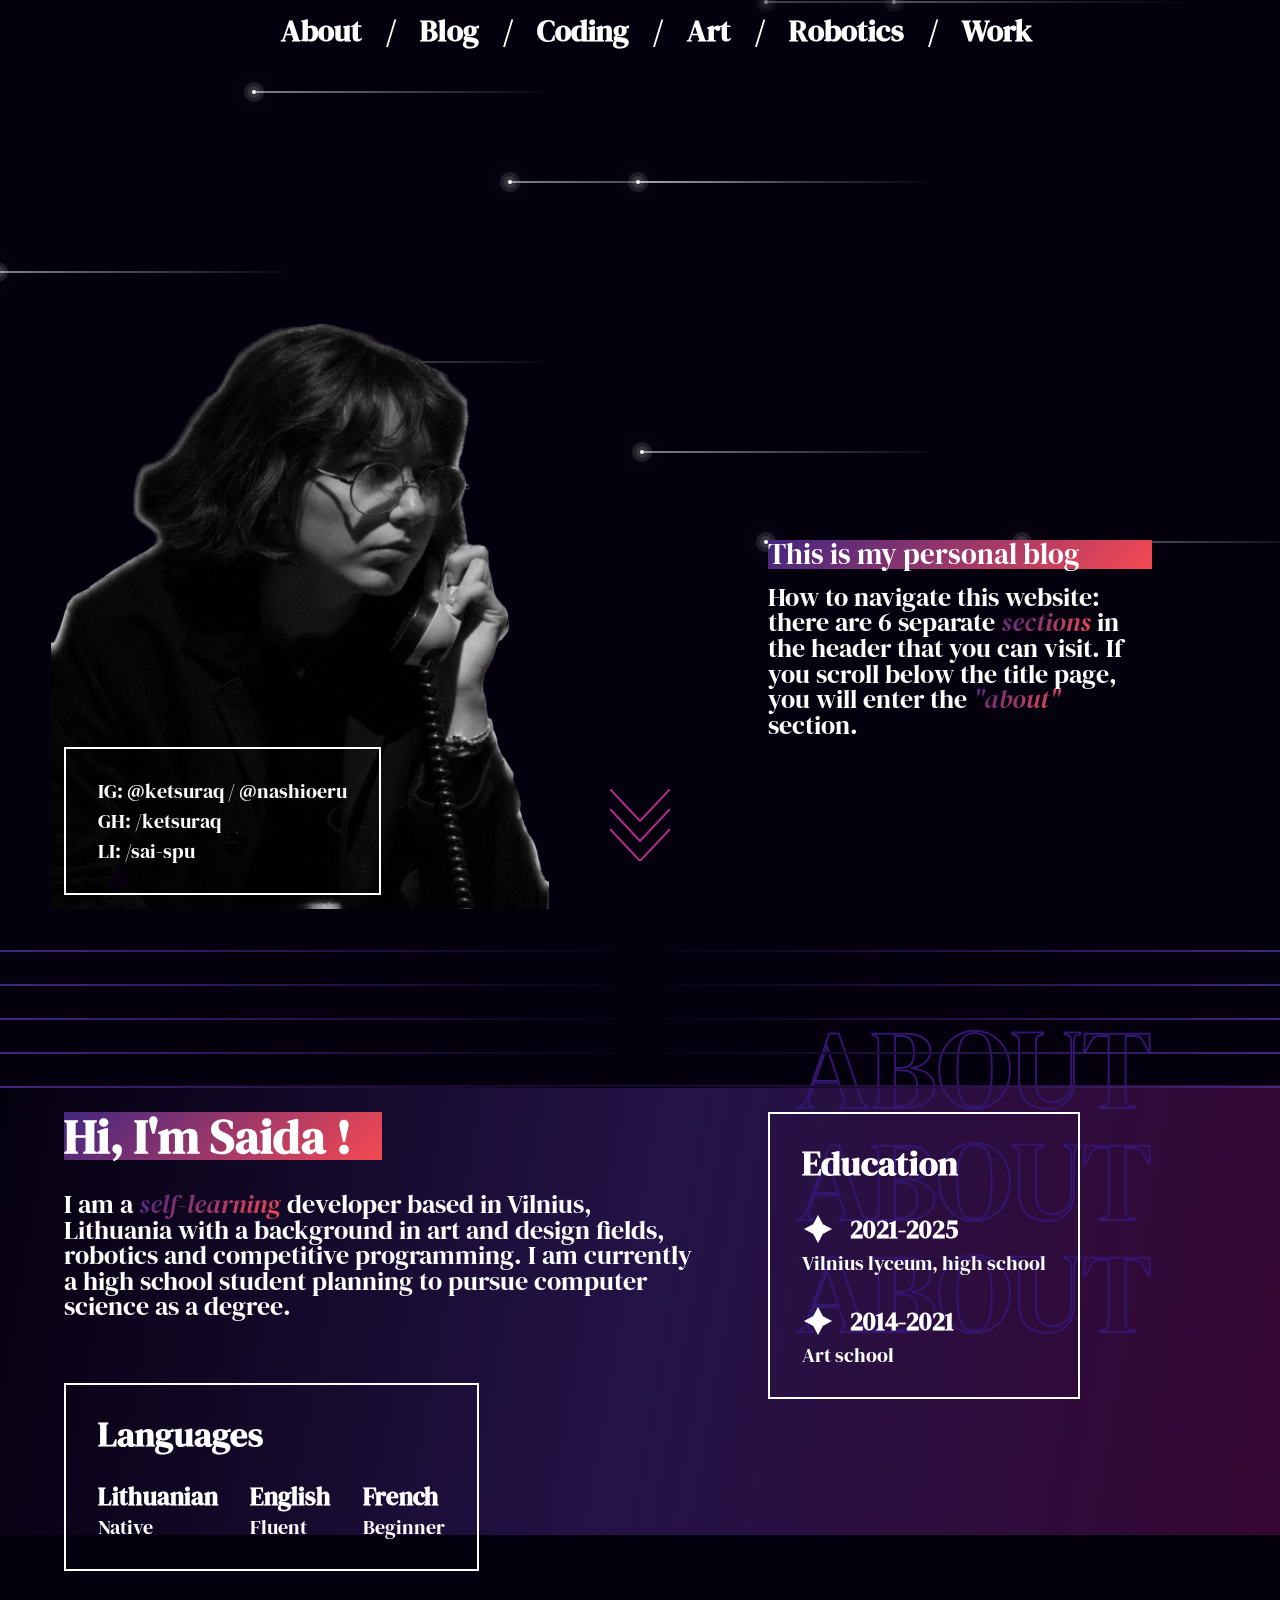
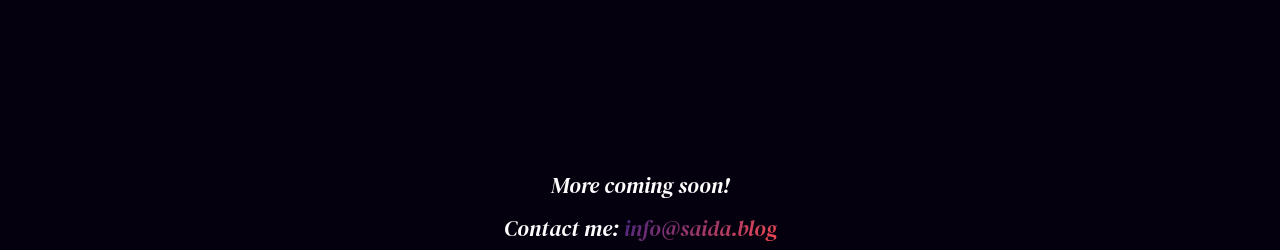
<file: index.html>
<!DOCTYPE html>
<html lang="en">
<head>
    <meta charset="UTF-8">
    <meta name="viewport" content="width=device-width, initial-scale=1.0">
    <title>👾  Saida's blog</title>
    <link rel="stylesheet" href="styles.css">
    <style>
        @import url('https://fonts.googleapis.com/css2?family=DM+Serif+Display:ital@0;1&family=Roboto:ital,wght@0,100;0,300;0,400;0,500;0,700;0,900;1,100;1,300;1,400;1,500;1,700;1,900&family=Source+Serif+4:ital,opsz,wght@0,8..60,200;0,8..60,300;0,8..60,400;0,8..60,500;0,8..60,600;0,8..60,700;0,8..60,800;0,8..60,900;1,8..60,200;1,8..60,300;1,8..60,400;1,8..60,500;1,8..60,600;1,8..60,700;1,8..60,800;1,8..60,900&display=swap');
    </style>
    <style>
        @import url('https://fonts.googleapis.com/css2?family=Inter:wght@100;200;300;400;500;600;700;800;900&display=swap');
    </style>
    <script src="script.js" defer></script>
</head>
<body>
    <section class="stars">
        <span class="star"></span>
        <span class="star"></span>
        <span class="star"></span>
        <span class="star"></span>
        <span class="star"></span>
        <span class="star"></span>
        <span class="star"></span>
        <span class="star"></span>
        <span class="star"></span>
        <span class="star"></span>
    </section>
    <section class="header-section">
        <div class="header">
            <div class="header-link about">
                About
                <div class="underline"></div>
            </div>
            /
            <div class="header-link blog">
                <a href="https://www.instagram.com/ketsuraq/">Blog</a>
                <div class="underline"></div>
            </div>
            /
            <div class="header-link coding">
                <a href="https://github.com/ketsuraq">Coding</a>
                <div class="underline"></div>
            </div>
            /
            <div class="header-link art">
                <a href="https://www.instagram.com/nashioeru/">Art</a>
                <div class="underline"></div>
            </div>
            /
            <div class="header-link robotics">
                <a href="https://robotics.licejus.lt">Robotics</a>
                <div class="underline"></div>
            </div>
            /
            <div class="header-link work">
                <a href="https://www.linkedin.com/in/sai-spu/">Work</a>
                <div class="underline"></div>
            </div>
        </div>
    </section>
    <section class="title-section">
        <div class="title-background title-text">ketsuraq</div>
        <div class="title-subtext">
            <div class="title-subtext-header">This is my personal blog</div>
                <div class="title-subtext-text">How to navigate this website: 
                there are 6 separate <span class="gradient">sections</span> in the header that you can visit.
                If you scroll below the title page, you will enter the <span class="gradient">"about"</span> section.
            </div>
        </div>
        <img class="title-image" src="images/saida.png" alt="a photo of me">
        <svg class="hero-arrows">
            <path class="arrow arrow-1" d="M0 0 L30 32 L60 0"></path>
            <path class="arrow arrow-2" d="M0 20 L30 52 L60 20"></path>
            <path class="arrow arrow-3" d="M0 40 L30 72 L60 40"></path>
        </svg>
        <div class="title-socials">
            <div class="social">IG: <a href="https://www.instagram.com/ketsuraq/">@ketsuraq</a> / <a href="https://www.instagram.com/nashioeru/">@nashioeru</a></div>
            <div class="social">GH: <a href="https://www.github.com/ketsuraq">/ketsuraq</a></div>
            <div class="social">LI: <a href="https://www.linkedin.com/in/sai-spu/">/sai-spu</a></div>        </div>
    </section>

    <section class="about-section">
        <div class="about-lines">
            <div class="about-line"></div>
            <div class="about-line"></div>
            <div class="about-line"></div>
            <div class="about-line"></div>
            <div class="about-line"></div>
        </div>
        <div class="about-background"></div>
        <div class="about-about">
            <div class="about-about-about about1">ABOUT</div>
            <div class="about-about-about about2">ABOUT</div>
            <div class="about-about-about about3">ABOUT</div>
        </div>
        <div class="about-title">
            <div class="about-title-header">Hi, I'm Saida !</div>
            <div class="about-title-subtext">I am a <span class="gradient">self-learning</span> developer based in Vilnius, Lithuania
                with a background in art and design fields, robotics and competitive programming. I am currently 
                a high school student planning to pursue computer science as a degree.
            </div>
        </div>

        <div class="about-languages-box">
            <div class="about-languages-title">Languages</div>
            <div class="about-languages">
                <div class="about-language">
                    <div class="about-language-header">Lithuanian</div>
                    <div class="about-language-subtext">Native</div>
                </div>
                <div class="about-language">
                    <div class="about-language-header">English</div>
                    <div class="about-language-subtext">Fluent</div>
                </div>
                <div class="about-language">
                    <div class="about-language-header">French</div>
                    <div class="about-language-subtext">Beginner</div>
                </div>
            </div>
        </div>

        <div class="about-education-box">
            <div class="about-education-title">Education</div>
            <div class="about-education">
                <div class="image-and-header">
                    <img src="images/sob.png" alt="" class="education-picture">
                    <div class="education-header">2021-2025</div>
                </div>
                <div class="education-subtext">Vilnius lyceum, high school</div>
            </div>
            <div class="about-education">
                <div class="image-and-header">
                    <img src="images/sob.png" alt="" class="education-picture">
                    <div class="education-header">2014-2021</div>
                </div>
                <div class="education-subtext">Art school</div>
            </div>
        </div>
    </section>
    <section class="overlay">
        <div class="overlay-title">Sorry!</div>
        <div class="overlay-sub">This website is not yet designed for mobile use. Please use a bigger device.</div>
        <div class="overlay-text">Thank you for understanding!</div>
    </section>

    <section class="footer">
        <div class="footer-text">More coming soon!</div>
        <div class="footer-text">Contact me: <span class="gradient"><a href="mailto:info@saida.blog">info@saida.blog</a></span></div>
    </section>
</body>
</html>
</file>
<file: styles.css>
:root {
    --darkest: #05000e;
    --light-purple: #422680;
    --medium-purple: #341671;
    --dark-purple: #280659;
    --light-red: #F54952;
    --medium-red: #AE2D88;
    --dark-red: #680f58;

    font-family: 'DM Serif Display', 'Source Serif 4', 'Roboto', sans-serif;
    color: white;

    --header-font-size: min(max(20px, 2.5vw), 30px);
    --gradient: linear-gradient(-45deg, var(--light-red), var(--light-purple));
}

.gradient {
    font-style: italic;
    background: var(--gradient);
    background-clip: text;
    color: transparent;
}

/* CSS RESET */

html, body, div, span, applet, object, iframe,
h1, h2, h3, h4, h5, h6, p, blockquote, pre,
a, abbr, acronym, address, big, cite, code,
del, dfn, em, img, ins, kbd, q, s, samp,
small, strike, strong, sub, sup, tt, var,
b, u, i, center,
dl, dt, dd, ol, ul, li,
fieldset, form, label, legend,
table, caption, tbody, tfoot, thead, tr, th, td,
article, aside, canvas, details, embed, 
figure, figcaption, footer, header, hgroup, 
menu, nav, output, ruby, section, summary,
time, mark, audio, video {
	margin: 0;
	padding: 0;
	border: 0;
	font-size: 100%;
	font: inherit;
	vertical-align: baseline;
}
article, aside, details, figcaption, figure, 
footer, header, hgroup, menu, nav, section {
	display: block;
}
body {
	line-height: 1;
}
ol, ul {
	list-style: none;
}
blockquote, q {
	quotes: none;
}
blockquote:before, blockquote:after,
q:before, q:after {
	content: '';
	content: none;
}
table {
	border-collapse: collapse;
	border-spacing: 0;
}


/* STARS */
.star {
    position: absolute;
    z-index: -100;
    box-sizing: border-box;
    width: 4px;
    height: 4px;
    background: white;
    top: 50%;
    left: 50%;
    border-radius: 50%;
    box-shadow: 0 0 0 4px rgba(255, 255, 255, 0.1), 0 0 0 8px rgba(255, 255, 255, 0.1), 0 0 20px rgba(255, 255, 255, 1);
    animation: stars 3s linear infinite;
}
.star::before {
    content: '';
    position: absolute;
    top: 50%;
    width: 300px;
    height: 1px;
    background: linear-gradient(90deg, white, transparent);
    transform: translateY(-50%);
}
@keyframes stars {
    0% {
        transform: rotate(215deg) translateX(0);
        opacity: 00;
    }
    70% {
        opacity: 1;
    }
    100% {
        transform: rotate(215deg) translateX(-1000px);
        opacity: 0;
    }
}
.star:nth-child(1) {
    top: 30%;
    right: 100%;
    left: initial;
    animation-delay: 0;
    animation-duration: 2s;
}
.star:nth-child(2) {
    top: 0;
    right: 40%;
    left: initial;
    animation-delay: -0.2;
    animation-duration: 3s;
}
.star:nth-child(3) {
    top: 20%;
    right: 50%;
    left: initial;
    animation-delay: 0.4s;
    animation-duration: 1.7s;
}
.star:nth-child(4) {
    top: 20%;
    right: 60%;
    left: initial;
    animation-delay: 2s;
    animation-duration: 2.6s;
}
.star:nth-child(5) {
    top: 60%;
    right: 20%;
    left: initial;
    animation-delay: 0.8s;
    animation-duration: 3.2s;
}
.star:nth-child(6) {
    top: 0%;
    right: 30%;
    left: initial;
    animation-delay: -0.8;
    animation-duration: 3.5s;
}
.star:nth-child(7) {
    top: 60%;
    right: 40%;
    left: initial;
    animation-delay: -0.2;
    animation-duration: 2.7s;
}
.star:nth-child(8) {
    top: 10%;
    right: 80%;
    left: initial;
    animation-delay: -0.6;
    animation-duration: 2s;
}
.star:nth-child(9) {
    top: 40%;
    right: 80%;
    left: initial;
    animation-delay: 0;
    animation-duration: 2.3s;
}
.stars {
    position: absolute;
    top: 0;
    left: 0;
    width: 100%;
    height: 100vh;
    overflow: hidden;
}

/* BASE */

body {
    background-color: var(--darkest);
    display: flex;
    flex-direction: column;
    position: relative;
}

/* HEADER */

.header {
    display: flex;
    width: 100vw;
    padding: 1rem;
    gap: 1.5rem;
    justify-content: center;
    font-size: var(--header-font-size);
    position: fixed;
    top: 0;
    font-weight: 600;
    z-index: 1000;
    background-color: rgb(5, 0, 14, 0.5);
}
/*
background: linear-gradient(-45deg, var(--light-red), var(--medium-red), var(--dark-red), var(--light-purple), var(--dark-red), var(--medium-red),  var(--light-red));
background-size: 200% auto;
-webkit-background-clip: border-box;
animation: gradientLoop 10s linear infinite;
@keyframes gradientLoop {
    to {
        background-position: -200% center;
    }
}
*/
.header-link > a {
    display: block;
    appearance: none;
    color: inherit;
    text-decoration: none;
    padding-bottom: 5px;
}
.header-link {
    position: relative;
    display: inline-block;
    transition: transform 0.3s ease;
    color: white;
}
.underline {
    position: absolute;
    bottom: 0;
    left: 50%;
    width: 100%;
    height: 3px;
    transform-origin: 50% 0;
    transform: translateX(-50%) scaleX(0);
    transition: transform 0.3s ease;
    background-color: white;
}
.header-link:hover .underline {
    transform: translateX(-50%) scaleX(1); 
    background: var(--gradient);
}
.header-link:hover {
    transform: scale(1.2);
    background: var(--gradient);
    background-clip: text;
    color: transparent;
}

/* TITLE */

.title-section {
    margin-top: 50px;
    width: 100%;
    display: flex;
    justify-content: center;
    height: 100vh;
    width: 100vw;;
}
.title-background {
    top: 15vh;
    animation: strobe 2s infinite alternate;
    font-size: 20vw;
    position: absolute;
    font-family: 'Inter';
    font-style: italic;
    text-align: center;
    color: transparent;
    z-index: -1;
    font-weight: 900;
}

@keyframes strobe {
    0% {
        -webkit-text-stroke: 3px var(--medium-red);
        outline-color: var(--light-red);
    }
    100% {
        -webkit-text-stroke: 3px var(--medium-purple);
        outline-color: var(--light-purple);
    }
}

.title-subtext {
    display: flex;
    gap: 1rem;
    flex-direction: column;
    width: max(30vw, 350px);
    position: absolute;
    right: 10%;
    top: 60vh;
}
.title-subtext-text {
    font-size: max(1.6rem, 1.8vw);
    color: white;
}
.title-subtext-header {
    font-size: max(1.8rem, 2.2vw);
    background: var(--gradient);
}
.title-image {
    position: absolute;
    left: 0;
    bottom: calc(100vh + 20px + 1.3em);
    width: min(50vw, 600px);
    max-height: 65vh;
    filter: grayscale(1);
    object-fit: contain;
    z-index: -1;
}
.hero-arrows {
    width: 60px;
    height: 72px;
    margin-top: 1.5rem;
    position: absolute;
    top: 85vh;
    z-index: 100;
}
.arrow {
    stroke: var(--medium-red);
    fill: transparent;
    stroke-width: 2px;
    -webkit-animation: arrow 3s infinite;
    animation: arrow 3s infinite;
}
@keyframes arrow {
    0% {
        opacity: 0
    }

    50% {
        opacity: 1
    }

    100% {
        opacity: 0
    }
}
.arrow-1 {
    animation-delay: -2s;
}

.arrow-2 {
    animation-delay: -1s;
}

.title-socials {
    position: absolute;
    display: flex;
    flex-direction: column;
    gap: 10px;
    top: 83vh;
    left: 5%;
    font-size: max(20px, 1.3vw);
    border: 2px solid white;
    padding: 2rem;
}
.title-socials a {
    color: white;
    text-decoration: none;
}


/* ABOUT */

.about-section {
    height: 100vh;
    width: 100vw;
    position: relative;
    overflow: hidden;
}

.about-lines {
    position: absolute;
    width: 100%;
    top: 0;
    display: flex;
    flex-direction: column;
    gap: 2rem;
}

.about-line {
    height: 2px;
    background: linear-gradient(to right, var(--light-purple), var(--darkest), var(--light-purple));
}
.about-background {
    position: absolute;
    height: 50%;
    width: 100%;
    background: linear-gradient(100deg, var(--darkest), var(--light-purple), var(--dark-red));
    opacity: 50%;
    top: 15vh;
    left: 0;
    z-index: -2;
} 
.about-about {
    position: absolute;
    right: 10%;
    top: 7%;
    display: flex;
    flex-direction: column;
    font-size: max(7em, 7vw);
    color: transparent;
    -webkit-text-stroke: 2px var(--medium-purple);
    z-index: -1;
}

.about-title {
    position: relative;
    top: 18vh;
    left: 5%;
    display: flex;
    flex-direction: column;
    width: clamp(300px, 50%, 800px);
    gap: 2rem;
}
.about-title-header {
    padding-right: 30px;
    font-size: max(3rem, 2.5vw);
    background: var(--gradient);
    width: fit-content;
    font-weight: bold
}
.about-title-subtext {
    font-size: max(1.6rem, 1.5vw);
}

.about-languages-box {
    position: relative;
    top: 25vh;
    border: 2px solid white;
    width: fit-content;
    padding: 2rem;
    left: 5%;
    display: flex;
    flex-direction: column;
    gap: 2rem;
}
.about-languages-title {
    font-size: max(35px, 1.5vw);
    font-weight: bold;
}
.about-languages {
    display: flex;
    gap: 2rem;
}
.about-language {
    display: flex;
    flex-direction: column;
    gap: 0.5rem;
}
.about-language-header {
    font-weight: bold;
    font-size: max(25px, 1.3vw);;
}
.about-language-subtext {
    font-size: max(20px, 1vw);
}

.about-education-box {
    position: absolute;
    display: flex;
    flex-direction: column;
    top: 18vh;
    left: calc(5% + clamp(300px, 50%, 800px) + 5%);
    gap: 2rem;
    border: 2px solid white;
    box-sizing: border-box;
    padding: 2rem;;
}
.about-education img {
    text-align: start;
    width: 2rem;
    filter: invert(100%);
    object-fit: contain;
}
.about-education-title {
    font-size: max(35px, 1.5vw);
    font-weight: bold;
}
.about-education {
    display: flex;
    flex-direction: column;
    gap: 0.5rem;
}
.image-and-header {
    display: flex;
    justify-content: baseline;
    align-items: center;
    gap: 1rem;
}
.education-header {
    font-size: max(25px, 1.3vw);;
    font-weight: bold;
}
.education-subtext {
    font-size: max(20px, 1vw);
}

/* FOOTER */

.footer {
    position: absolute;
    bottom: 0;
    width: 100%;
    display: flex;
    flex-direction: column;
    justify-content: center;
    align-items: center;
}
.footer-text {
    padding: 10px;
    font-style: italic;
    font-size: max(1.4rem, 1.2vw);;
}
.footer-text  a {
    text-decoration: none;
    color: inherit;
}

/* OVERLAY */
.overlay {
    opacity: 0;
    position: fixed;
    height: 100vh;
    width: 100%;
    display: flex;
    align-items: center;
    justify-content: center;
    backdrop-filter: blur(15px);
    z-index: -1;
    flex-direction: column;
    text-align: center;
}
.overlay-title {
    font-size: 50px;
}
.overlay-sub {
    font-size: 25px;
    padding: 30px;
}
.overlay-text {
    font-size: 20px;
    padding: 0 30px;
}
</file>
